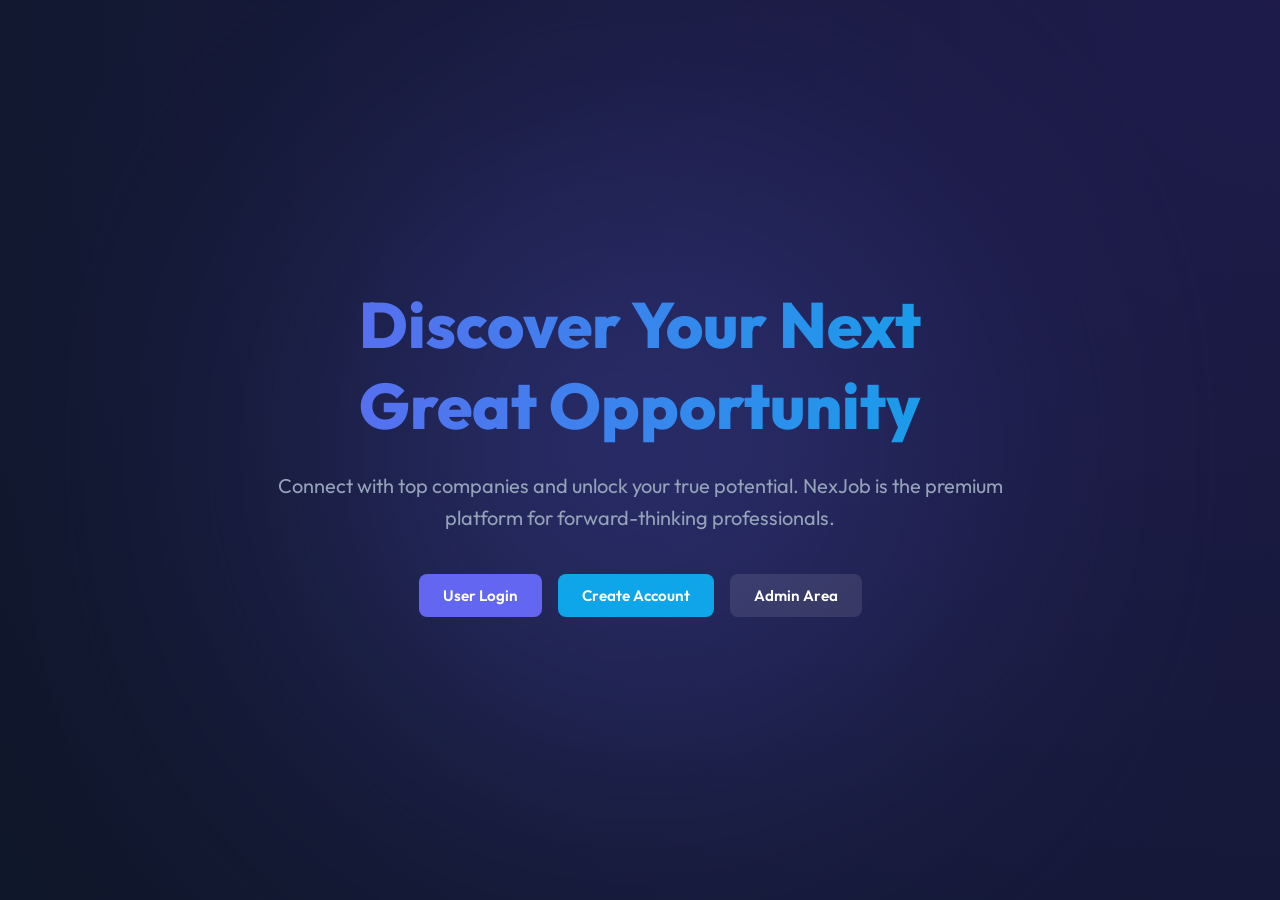
<file: src/main/webapp/index.html>
<!DOCTYPE html>
<html lang="en">
<head>
    <meta charset="UTF-8">
    <meta name="viewport" content="width=device-width, initial-scale=1.0">
    <title>NexJob | Elevate Your Career</title>
    <link rel="stylesheet" href="css/style.css">
    <style>
        .hero {
            display: flex;
            align-items: center;
            justify-content: center;
            min-height: 100vh;
            text-align: center;
            position: relative;
            overflow: hidden;
        }

        .hero::before {
            content: '';
            position: absolute;
            width: 600px;
            height: 600px;
            background: var(--primary-color);
            filter: blur(150px);
            opacity: 0.3;
            border-radius: 50%;
            top: 50%;
            left: 50%;
            transform: translate(-50%, -50%);
            z-index: 0;
            animation: pulse 4s infinite alternate;
        }

        @keyframes pulse {
            0% { transform: translate(-50%, -50%) scale(1); }
            100% { transform: translate(-50%, -50%) scale(1.2); }
        }

        .hero-content {
            position: relative;
            z-index: 1;
            max-width: 800px;
        }

        .hero h1 {
            font-size: 4rem;
            background: linear-gradient(to right, #6366f1, #0ea5e9);
            -webkit-background-clip: text;
            -webkit-text-fill-color: transparent;
            margin-bottom: 1.5rem;
        }

        .hero p {
            font-size: 1.25rem;
            margin-bottom: 2.5rem;
        }

        .cta-group {
            display: flex;
            gap: 1rem;
            justify-content: center;
        }
    </style>
</head>
<body>

    <section class="hero">
        <div class="hero-content animate-fade">
            <h1>Discover Your Next <br> Great Opportunity</h1>
            <p>Connect with top companies and unlock your true potential. NexJob is the premium platform for forward-thinking professionals.</p>
            
            <div class="cta-group">
                <a href="html/login.html" class="btn">User Login</a>
                <a href="html/register.html" class="btn btn-accent">Create Account</a>
                <a href="html/adminlogin.html" class="btn" style="background: rgba(255,255,255,0.1); color: white;">Admin Area</a>
            </div>
        </div>
    </section>

</body>
</html>
</file>
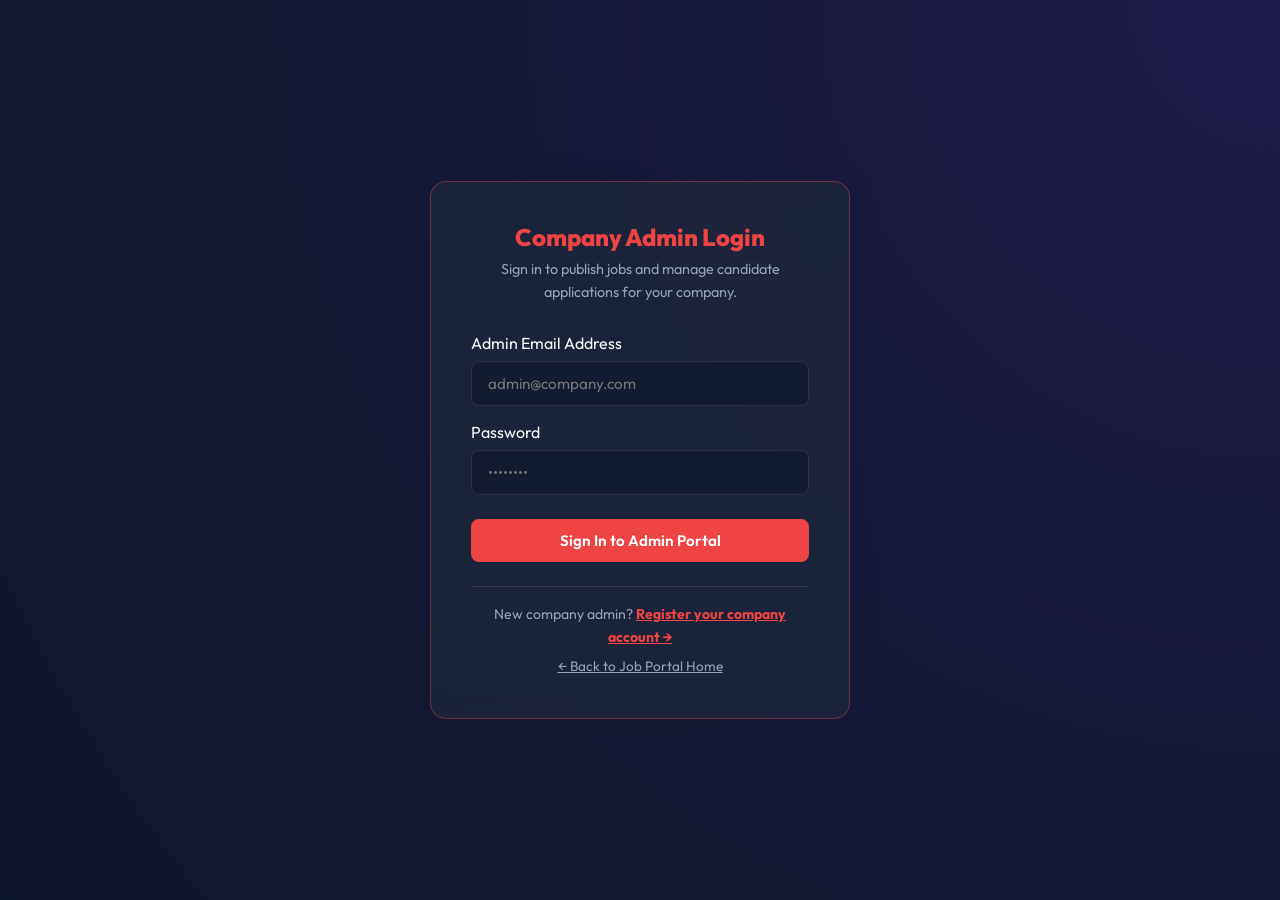
<file: src/main/webapp/html/adminlogin.html>
<!DOCTYPE html>
<html lang="en">
<head>
    <meta charset="UTF-8">
    <meta name="viewport" content="width=device-width, initial-scale=1.0">
    <title>NexJob | Admin Login</title>
    <link rel="stylesheet" href="../css/style.css">
    <script src="../js/api.js"></script>
    <style>
        body { display: grid; place-items: center; min-height: 100vh; padding: 1.5rem; }
        .auth-card { width: min(420px, 100%); padding: 2.5rem; border-color: rgba(239, 68, 68, 0.4); }
    </style>
</head>
<body>
    <div class="glass-panel auth-card animate-fade">
        <div style="text-align:center; margin-bottom:1.8rem;">
            <h2 style="color:var(--danger); margin-bottom:0.4rem;">Company Admin Login</h2>
            <p style="font-size:0.9rem;">Sign in to publish jobs and manage candidate applications for your company.</p>
        </div>

        <form id="adminLoginForm">
            <label>Admin Email Address
                <input type="email" id="email" placeholder="admin@company.com" required>
            </label>
            <label>Password
                <input type="password" id="password" placeholder="••••••••" required>
            </label>
            <button class="btn btn-danger" type="submit" style="width:100%; margin-top:0.5rem;">Sign In to Admin Portal</button>
        </form>

        <div style="margin-top:1.5rem; text-align:center; border-top:1px solid var(--border); padding-top:1rem;">
            <p style="font-size:0.88rem;">New company admin? <a href="adminregister.html" style="color:var(--danger); font-weight:700;">Register your company account →</a></p>
            <p style="font-size:0.85rem; margin-top:0.5rem;"><a href="../index.html" style="color:var(--text-muted);">← Back to Job Portal Home</a></p>
        </div>
    </div>

    <script>
        document.getElementById('adminLoginForm').addEventListener('submit', async (e) => {
            e.preventDefault();
            const btn = e.target.querySelector('button[type="submit"]');
            btn.disabled = true; btn.innerText = 'Signing in...';

            const email = document.getElementById('email').value;
            const password = document.getElementById('password').value;

            const res = await fetchAPI('adminlogin', 'POST', { email, password });
            btn.disabled = false; btn.innerText = 'Sign In to Admin Portal';

            if (res.status === 'success') {
                showMessage('Admin login successful!');
                setTimeout(() => window.location.href = 'adminpanel.html', 800);
            } else {
                showMessage(res.message || 'Invalid admin credentials', true);
            }
        });
    </script>
</body>
</html>
</file>
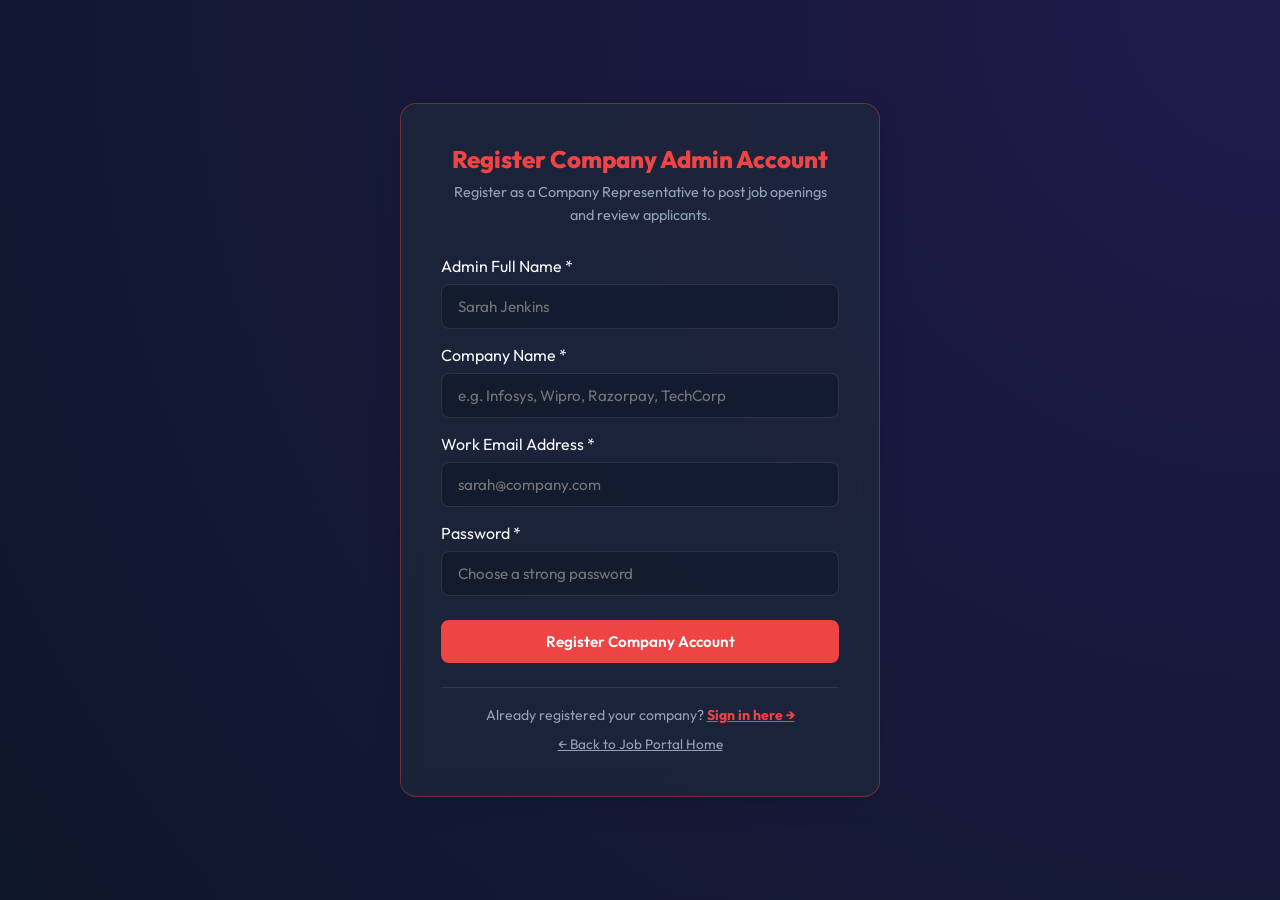
<file: src/main/webapp/html/adminregister.html>
<!DOCTYPE html>
<html lang="en">
<head>
    <meta charset="UTF-8">
    <meta name="viewport" content="width=device-width, initial-scale=1.0">
    <title>NexJob | Register Company Admin Account</title>
    <link rel="stylesheet" href="../css/style.css">
    <script src="../js/api.js"></script>
    <style>
        body { display: grid; place-items: center; min-height: 100vh; padding: 1.5rem; }
        .auth-card { width: min(480px, 100%); padding: 2.5rem; border-color: rgba(239, 68, 68, 0.4); }
    </style>
</head>
<body>
    <div class="glass-panel auth-card animate-fade">
        <div style="text-align:center; margin-bottom:1.8rem;">
            <h2 style="color:var(--danger); margin-bottom:0.4rem;">Register Company Admin Account</h2>
            <p style="font-size:0.9rem;">Register as a Company Representative to post job openings and review applicants.</p>
        </div>

        <form id="adminRegisterForm">
            <label>Admin Full Name *
                <input type="text" id="name" placeholder="Sarah Jenkins" required>
            </label>
            <label>Company Name *
                <input type="text" id="companyName" placeholder="e.g. Infosys, Wipro, Razorpay, TechCorp" required>
            </label>
            <label>Work Email Address *
                <input type="email" id="email" placeholder="sarah@company.com" required>
            </label>
            <label>Password *
                <input type="password" id="password" placeholder="Choose a strong password" required>
            </label>
            <button class="btn btn-danger" type="submit" style="width:100%; margin-top:0.5rem;">Register Company Account</button>
        </form>

        <div style="margin-top:1.5rem; text-align:center; border-top:1px solid var(--border); padding-top:1rem;">
            <p style="font-size:0.88rem;">Already registered your company? <a href="adminlogin.html" style="color:var(--danger); font-weight:700;">Sign in here →</a></p>
            <p style="font-size:0.85rem; margin-top:0.5rem;"><a href="../index.html" style="color:var(--text-muted);">← Back to Job Portal Home</a></p>
        </div>
    </div>

    <script>
        document.getElementById('adminRegisterForm').addEventListener('submit', async (e) => {
            e.preventDefault();
            const btn = e.target.querySelector('button[type="submit"]');
            btn.disabled = true; btn.innerText = 'Registering company account...';

            const payload = {
                name: document.getElementById('name').value,
                companyName: document.getElementById('companyName').value,
                email: document.getElementById('email').value,
                password: document.getElementById('password').value
            };

            const res = await fetchAPI('adminregister', 'POST', payload);
            btn.disabled = false; btn.innerText = 'Register Company Account';

            if (res.status === 'success') {
                showMessage('Admin registered successfully!');
                setTimeout(() => window.location.href = 'adminpanel.html', 800);
            } else {
                showMessage(res.message || 'Registration failed', true);
            }
        });
    </script>
</body>
</html>
</file>
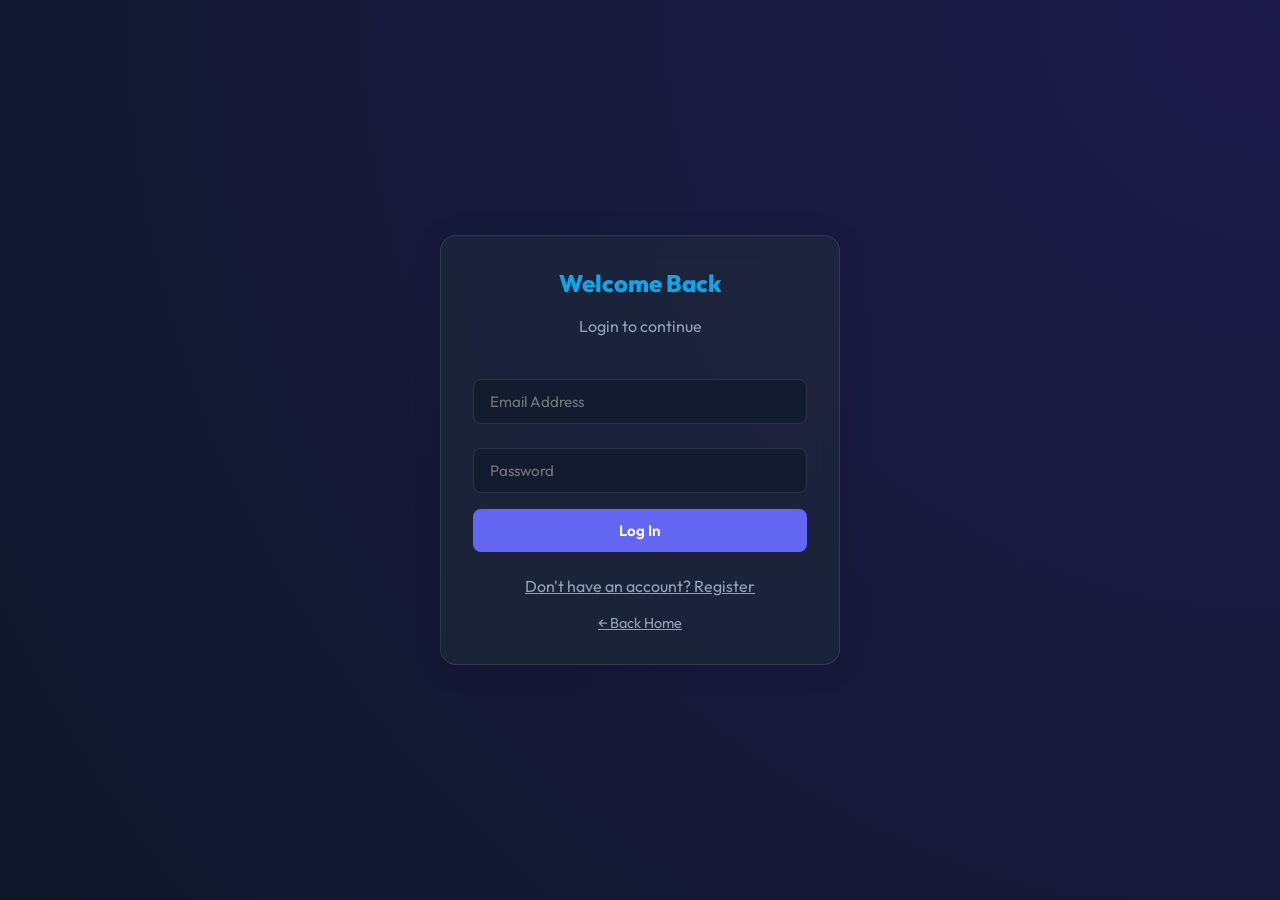
<file: src/main/webapp/html/login.html>
<!DOCTYPE html>
<html lang="en">
<head>
    <meta charset="UTF-8">
    <meta name="viewport" content="width=device-width, initial-scale=1.0">
    <title>NexJob | Login</title>
    <link rel="stylesheet" href="../css/style.css">
    <script src="../js/api.js"></script>
    <style>
        body { display: flex; align-items: center; justify-content: center; height: 100vh; }
        .auth-container { width: 100%; max-width: 400px; padding: 2rem; }
    </style>
</head>
<body>

    <div class="glass-panel auth-container animate-fade">
        <h2 style="text-align: center; color: var(--accent);">Welcome Back</h2>
        <p style="text-align: center; margin-bottom: 2rem;">Login to continue</p>

        <form id="loginForm">
            <input type="email" id="email" placeholder="Email Address" required>
            <input type="password" id="password" placeholder="Password" required>
            <button type="submit" class="btn" style="width: 100%;">Log In</button>
        </form>

        <div style="text-align: center; margin-top: 1.5rem;">
            <a href="register.html" style="color: var(--text-muted);">Don't have an account? Register</a>
        </div>
        <div style="text-align: center; margin-top: 1rem;">
            <a href="../index.html" style="color: var(--text-muted); font-size: 0.9em;">&larr; Back Home</a>
        </div>
    </div>

    <script>
        document.getElementById('loginForm').addEventListener('submit', async (e) => {
            e.preventDefault();
            const btn = e.target.querySelector('button');
            btn.innerText = 'Verifying...';
            
            const res = await fetchAPI('login', 'POST', {
                email: document.getElementById('email').value,
                password: document.getElementById('password').value
            });

            btn.innerText = 'Log In';
            
            if(res.status === 'success') {
                showMessage('Login successful', false);
                setTimeout(() => window.location.href = 'dashboard.html', 1000);
            } else {
                showMessage(res.message || 'Login failed', true);
            }
        });
    </script>
</body>
</html>
</file>
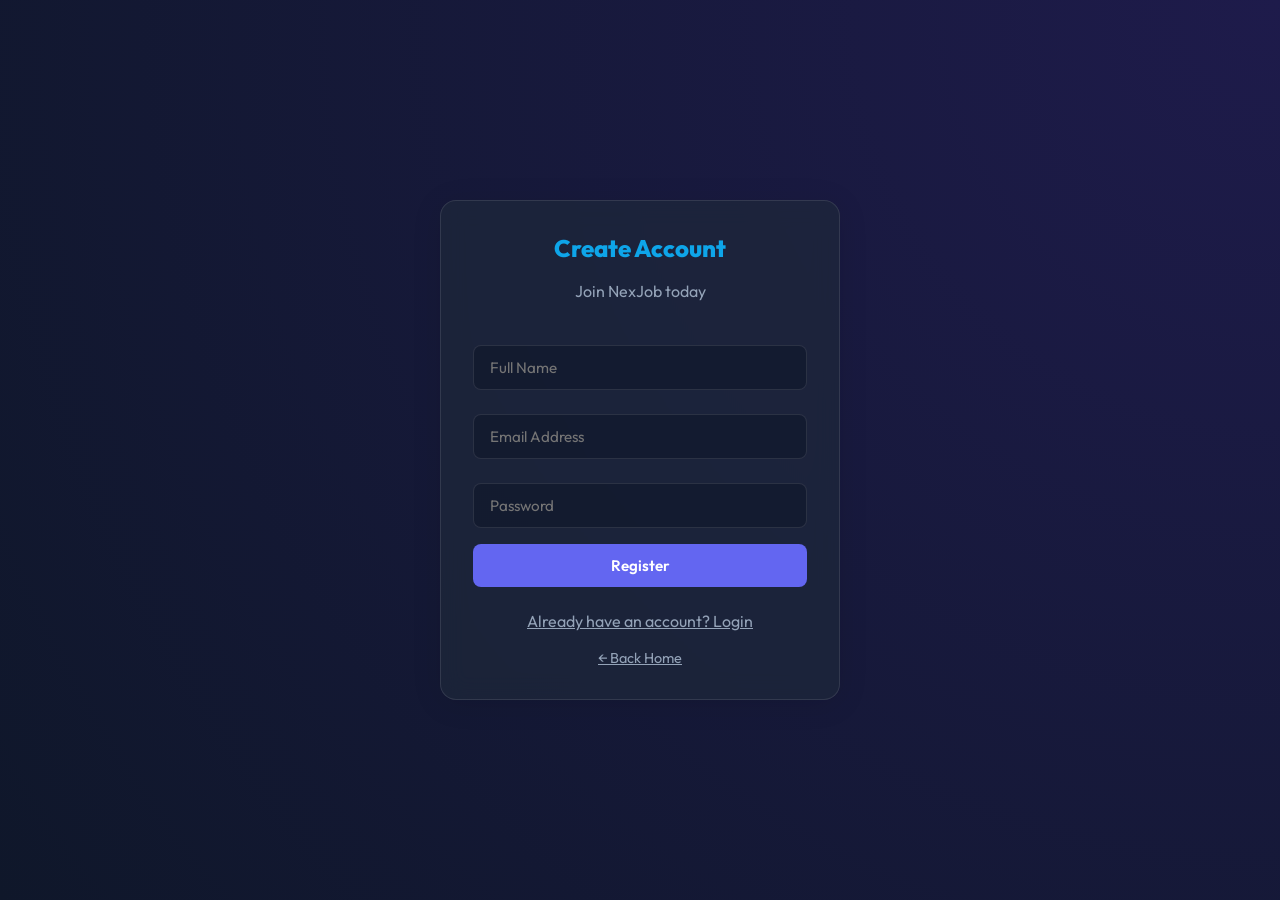
<file: src/main/webapp/html/register.html>
<!DOCTYPE html>
<html lang="en">
<head>
    <meta charset="UTF-8">
    <meta name="viewport" content="width=device-width, initial-scale=1.0">
    <title>NexJob | Register</title>
    <link rel="stylesheet" href="../css/style.css">
    <script src="../js/api.js"></script>
    <style>
        body { display: flex; align-items: center; justify-content: center; height: 100vh; }
        .auth-container { width: 100%; max-width: 400px; padding: 2rem; }
    </style>
</head>
<body>

    <div class="glass-panel auth-container animate-fade">
        <h2 style="text-align: center; color: var(--accent);">Create Account</h2>
        <p style="text-align: center; margin-bottom: 2rem;">Join NexJob today</p>

        <form id="registerForm">
            <input type="text" id="name" placeholder="Full Name" required>
            <input type="email" id="email" placeholder="Email Address" required>
            <input type="password" id="password" placeholder="Password" required>
            <button type="submit" class="btn" style="width: 100%;">Register</button>
        </form>

        <div style="text-align: center; margin-top: 1.5rem;">
            <a href="login.html" style="color: var(--text-muted);">Already have an account? Login</a>
        </div>
        <div style="text-align: center; margin-top: 1rem;">
            <a href="../index.html" style="color: var(--text-muted); font-size: 0.9em;">&larr; Back Home</a>
        </div>
    </div>

    <script>
        document.getElementById('registerForm').addEventListener('submit', async (e) => {
            e.preventDefault();
            const btn = e.target.querySelector('button');
            btn.innerText = 'Registering...';
            
            const res = await fetchAPI('register', 'POST', {
                name: document.getElementById('name').value,
                email: document.getElementById('email').value,
                password: document.getElementById('password').value
            });

            btn.innerText = 'Register';
            
            if(res.status === 'success') {
                showMessage('Registration successful! Please login.', false);
                setTimeout(() => window.location.href = 'login.html', 1500);
            } else {
                showMessage(res.message || 'Registration failed', true);
            }
        });
    </script>
</body>
</html>
</file>
<file: src/main/webapp/css/style.css>
@import url('https://fonts.googleapis.com/css2?family=Outfit:wght@300;400;600;800&display=swap');

:root {
    --primary-color: #6366f1;
    --primary-hover: #4f46e5;
    --bg-color: #0f172a;
    --surface-color: rgba(30, 41, 59, 0.7);
    --text-main: #f8fafc;
    --text-muted: #94a3b8;
    --accent: #0ea5e9;
    --danger: #ef4444;
    --success: #10b981;
    --warning: #f59e0b;
    --border: rgba(255, 255, 255, 0.1);
}

* { margin: 0; padding: 0; box-sizing: border-box; font-family: 'Outfit', sans-serif; }

html { font-size: 16px; }

body {
    background: radial-gradient(circle at top right, #1e1b4b, var(--bg-color));
    color: var(--text-main);
    min-height: 100vh;
    overflow-x: hidden;
    font-size: 1rem;
}

/* Glassmorphism */
.glass-panel {
    background: var(--surface-color);
    backdrop-filter: blur(12px);
    -webkit-backdrop-filter: blur(12px);
    border: 1px solid var(--border);
    border-radius: 16px;
    box-shadow: 0 4px 30px rgba(0, 0, 0, 0.1);
}

.container { max-width: 1200px; margin: 0 auto; padding: 2rem; }

h1, h2, h3, h4 { font-weight: 800; color: #fff; margin-bottom: 1rem; }
p { color: var(--text-muted); line-height: 1.6; }

/* Forms */
input, select, textarea {
    width: 100%; padding: 12px 16px; margin: 8px 0 16px 0;
    border-radius: 8px; border: 1px solid var(--border);
    background: rgba(15, 23, 42, 0.6); color: white;
    font-size: 0.95rem; transition: 0.3s ease; outline: none;
}
input:focus, select:focus, textarea:focus {
    border-color: var(--primary-color);
    box-shadow: 0 0 0 3px rgba(99, 102, 241, 0.2);
}

button, .btn {
    display: inline-block; background: var(--primary-color);
    color: white; padding: 12px 24px; border: none;
    border-radius: 8px; font-weight: 600; cursor: pointer;
    transition: background 0.3s ease, border-color 0.3s ease; text-decoration: none; text-align: center;
    font-size: 0.95rem;
}
button:hover, .btn:hover {
    background: var(--primary-hover);
    box-shadow: 0 8px 20px -3px rgba(99, 102, 241, 0.3);
}
.btn-accent { background: var(--accent); }
.btn-accent:hover { background: #0284c7; box-shadow: 0 8px 20px -3px rgba(14,165,233,0.3); }
.btn-danger { background: var(--danger); }
.btn-danger:hover { background: #dc2626; }
.btn-outline { background: rgba(14,165,233,.12); color: #7dd3fc; border: 1px solid rgba(14,165,233,.45); }
.btn-outline:hover { background: rgba(14,165,233,.25); color: #fff; }

/* Dashboard Layout */
.dashboard-grid {
    display: grid;
    grid-template-columns: 240px 1fr;
    min-height: 100vh;
    gap: 1.5rem;
    padding: 1.5rem;
}

.sidebar {
    padding: 2rem 1.5rem;
    height: calc(100vh - 3rem);
    position: sticky;
    top: 1.5rem;
    align-self: start;
}

.sidebar nav a {
    display: block; color: var(--text-muted);
    text-decoration: none; padding: 12px 16px;
    margin-bottom: 6px; border-radius: 8px;
    transition: 0.3s; font-weight: 600; font-size: 0.95rem;
}
.sidebar nav a:hover, .sidebar nav a.active {
    background: rgba(255,255,255,0.07); color: var(--text-main);
}
.sidebar nav a.active { color: var(--accent); }

.main-content { padding: 0.5rem 1rem 2rem 0; }

/* Header & Notifications */
.header-actions { display: flex; align-items: center; gap: 1rem; position: relative; }
.user-chip { padding: 0.6rem 1.2rem; display: flex; align-items: center; gap: 0.5rem; color: var(--text-main); font-size: 0.9rem; }
.notif-bell-btn {
    position: relative; background: rgba(255,255,255,0.07); border: 1px solid var(--border);
    border-radius: 12px; padding: 8px 14px; font-size: 1.2rem; cursor: pointer; color: var(--text-main);
    display: flex; align-items: center; gap: 6px;
}
.notif-bell-btn:hover { background: rgba(255,255,255,0.15); }
.notif-badge {
    position: absolute; top: -6px; right: -6px; background: var(--danger); color: #fff;
    font-size: 0.7rem; font-weight: 800; padding: 2px 7px; border-radius: 999px; border: 2px solid var(--bg-color);
}
.notif-drawer {
    position: absolute; top: 120%; right: 0; width: 360px; max-height: 480px; overflow-y: auto;
    z-index: 200; padding: 1rem; border: 1px solid rgba(14,165,233,0.3); background: #0f172a;
    box-shadow: 0 16px 40px rgba(0,0,0,0.5); border-radius: 16px;
}
.notif-header { display: flex; justify-content: space-between; align-items: center; padding-bottom: 0.75rem; border-bottom: 1px solid var(--border); margin-bottom: 0.75rem; }
.notif-header h4 { margin: 0; font-size: 1rem; color: var(--accent); }
.notif-header button { background: transparent; border: none; color: var(--text-muted); font-size: 0.8rem; cursor: pointer; padding: 0; }
.notif-header button:hover { color: #fff; }
.notif-item { padding: 0.75rem; border-radius: 8px; margin-bottom: 0.5rem; background: rgba(255,255,255,0.03); border: 1px solid var(--border); transition: 0.2s; }
.notif-item.unread { border-left: 3px solid var(--accent); background: rgba(14,165,233,0.08); }
.notif-item-title { font-weight: 700; font-size: 0.85rem; color: #fff; margin-bottom: 2px; }
.notif-item-msg { font-size: 0.8rem; color: var(--text-muted); line-height: 1.4; }
.notif-item-time { font-size: 0.7rem; color: rgba(255,255,255,0.4); margin-top: 4px; display: block; }

/* Filter Panel & Grid */
.filter-panel { padding: 1.5rem; margin-bottom: 1.5rem; }
.filter-heading { display: flex; align-items: center; justify-content: space-between; gap: 1rem; margin-bottom: 1.2rem; }
.filter-grid-8 {
    display: grid;
    grid-template-columns: repeat(4, 1fr);
    gap: 1rem;
    margin-bottom: 1rem;
}
.filter-grid-8 label { display: block; color: var(--text-muted); font-size: 0.82rem; font-weight: 600; margin-bottom: 2px; }
.filter-grid-8 input, .filter-grid-8 select { margin: 4px 0 0 0; font-size: 0.88rem; }
.filter-actions { display: flex; gap: 1rem; align-items: center; }

/* Job Card UI - Hover animation removed per requirement #1 */
.jobs-grid {
    display: grid;
    grid-template-columns: repeat(auto-fill, minmax(340px, 1fr));
    gap: 1.5rem;
    align-items: stretch;
}

.job-card {
    padding: 1.6rem;
    cursor: default;
    display: flex;
    flex-direction: column;
    align-items: flex-start;
    border: 1px solid var(--border);
    /* No hover transform scale or jump */
    transition: border-color 0.2s ease, background 0.2s ease;
}
.job-card:hover {
    border-color: rgba(14, 165, 233, 0.5);
    background: rgba(30, 41, 59, 0.85);
}
.job-card-top { display: flex; justify-content: space-between; align-items: center; width: 100%; gap: 0.75rem; margin-bottom: 0.8rem; }
.job-category { color: var(--accent); font-size: 0.75rem; font-weight: 800; letter-spacing: 0.05em; text-transform: uppercase; }
.job-card h3 { color: #fff; margin-bottom: 0.45rem; font-size: 1.15rem; }
.job-card h4 { color: var(--text-muted); font-size: 0.95rem; font-weight: 400; margin: 0 0 0.75rem; }
.salary { color: var(--success) !important; font-size: 1.05rem; font-weight: 800; margin-bottom: 0.8rem; }
.job-tags { display: flex; flex-wrap: wrap; gap: 0.4rem; margin-bottom: 1.2rem; }
.job-tag { background: rgba(255,255,255,0.06); border: 1px solid var(--border); color: var(--text-muted); padding: 3px 10px; border-radius: 999px; font-size: 0.75rem; font-weight: 600; }

.btn-jd {
    width: 100%;
    margin-top: auto;
    background: linear-gradient(135deg, rgba(14,165,233,0.2), rgba(99,102,241,0.2));
    border: 1px solid var(--accent);
    color: #38bdf8;
    padding: 10px 16px;
    border-radius: 10px;
    font-weight: 700;
    font-size: 0.9rem;
    text-align: center;
    cursor: pointer;
    transition: 0.2s ease;
}
.btn-jd:hover {
    background: var(--accent);
    color: #fff;
}

/* Modal and Job Details */
.modal-shell { position: fixed; inset: 0; z-index: 100; display: grid; place-items: center; padding: 1.25rem; background: rgba(2,6,23,0.85); overflow-y: auto; }
.modal-shell[hidden] { display: none; }
.modal-open { overflow: hidden; }
.job-details-modal { position: relative; width: min(800px, 100%); padding: 2.2rem; margin: auto; max-height: 90vh; display: flex; flex-direction: column; }
.modal-close { position: absolute; top: 1rem; right: 1rem; min-width: 36px; padding: 0; font-size: 1.8rem; line-height: 1; background: transparent; color: var(--text-muted); border: none; cursor: pointer; }
.modal-close:hover { color: #fff; }

.jd-sections { border-top: 1px solid var(--border); padding-top: 1rem; overflow-y: auto; margin-bottom: 1rem; }
.jd-block { padding: 1rem 0; border-bottom: 1px solid var(--border); }
.jd-block h4 { color: var(--accent); font-size: 1rem; margin-bottom: 0.5rem; display: flex; align-items: center; gap: 8px; }
.jd-block p, .jd-block li { color: var(--text-main); font-size: 0.93rem; line-height: 1.6; }
.jd-block ul { padding-left: 1.3rem; margin-top: 0.3rem; }

.apply-box { margin-top: 1rem; padding: 1.2rem; border: 1px solid rgba(14,165,233,.4); background: rgba(14,165,233,.08); border-radius: 12px; }
.apply-box h3 { font-size: 1.05rem; margin-bottom: 0.4rem; color: #fff; }
.apply-row { display: flex; gap: 0.75rem; align-items: center; margin-top: 0.8rem; }
.apply-row select { margin: 0; flex: 1; }

/* Profile Form & Layout */
.profile-layout { display: grid; grid-template-columns: 1fr 1fr; gap: 1.5rem; align-items: start; }
.profile-card, .resumes-card { padding: 1.8rem; }
.profile-picture-row { display: flex; align-items: center; gap: 1.2rem; margin: 1rem 0 1.5rem; }
.avatar-fallback, .profile-preview { width: 80px; height: 80px; border-radius: 50%; flex: 0 0 80px; }
.avatar-fallback { display: grid; place-items: center; background: linear-gradient(135deg, var(--primary-color), var(--accent)); color: #fff; font-weight: 800; font-size: 2rem; }
.profile-preview { object-fit: cover; border: 2px solid var(--accent); }

.form-grid-2 { display: grid; grid-template-columns: 1fr 1fr; gap: 1rem; }
.profile-card label { display: block; color: var(--text-muted); font-size: 0.82rem; font-weight: 600; }

.resume-upload-box { background: rgba(15, 23, 42, 0.5); padding: 1rem; border-radius: 12px; border: 1px solid var(--border); margin-bottom: 1.2rem; }
.resume-upload-form { display: flex; flex-direction: column; gap: 0.75rem; }
.resume-upload-form input { margin: 0; }
.resume-item { display: flex; gap: 0.8rem; align-items: center; padding: 0.9rem; border-radius: 10px; background: rgba(255,255,255,0.03); border: 1px solid var(--border); margin-bottom: 0.75rem; }
.resume-icon { display: grid; place-items: center; width: 38px; height: 38px; border-radius: 8px; background: rgba(99,102,241,0.2); color: #a5b4fc; font-size: 0.85rem; font-weight: 800; }
.resume-item strong { display: block; font-size: 0.92rem; color: #fff; }
.resume-item p { font-size: 0.78rem; color: var(--text-muted); margin: 0; }
.resume-actions { margin-left: auto; display: flex; gap: 0.75rem; align-items: center; }

/* Status Badges */
.status-chip { display: inline-block; padding: 4px 12px; border-radius: 999px; font-size: 0.75rem; font-weight: 800; text-transform: uppercase; letter-spacing: 0.04em; }
.status-submitted { background: rgba(14,165,233,0.2); color: #38bdf8; border: 1px solid rgba(14,165,233,0.4); }
.status-under-review { background: rgba(245,158,11,0.2); color: #fbbf24; border: 1px solid rgba(245,158,11,0.4); }
.status-interview-scheduled { background: rgba(168,85,247,0.2); color: #c084fc; border: 1px solid rgba(168,85,247,0.4); }
.status-accepted { background: rgba(16,185,129,0.2); color: #34d399; border: 1px solid rgba(16,185,129,0.4); }
.status-rejected { background: rgba(239,68,68,0.2); color: #f87171; border: 1px solid rgba(239,68,68,0.4); }
.status-offer-letter-available { background: rgba(34,197,94,0.25); color: #4ade80; border: 1px solid rgba(34,197,94,0.5); }

/* Tables */
table { width: 100%; border-collapse: collapse; margin-top: 1rem; }
th, td { padding: 14px 12px; text-align: left; border-bottom: 1px solid var(--border); font-size: 0.95rem; }
th { color: var(--accent); font-weight: 600; }
tr:hover td { background: rgba(255,255,255,0.02); }

/* Responsive adjustments */
@media (max-width: 1024px) {
    .filter-grid-8 { grid-template-columns: 1fr 1fr; }
    .profile-layout { grid-template-columns: 1fr; }
}

@media (max-width: 768px) {
    .dashboard-grid { grid-template-columns: 1fr; padding: 1rem; }
    .sidebar { position: static; height: auto; padding: 1rem; }
    .sidebar nav { display: flex; flex-wrap: wrap; gap: 0.25rem; }
    .main-content { padding: 0; }
    .filter-grid-8, .form-grid-2 { grid-template-columns: 1fr; }
    .notif-drawer { width: 300px; right: -50px; }
}
</file>
